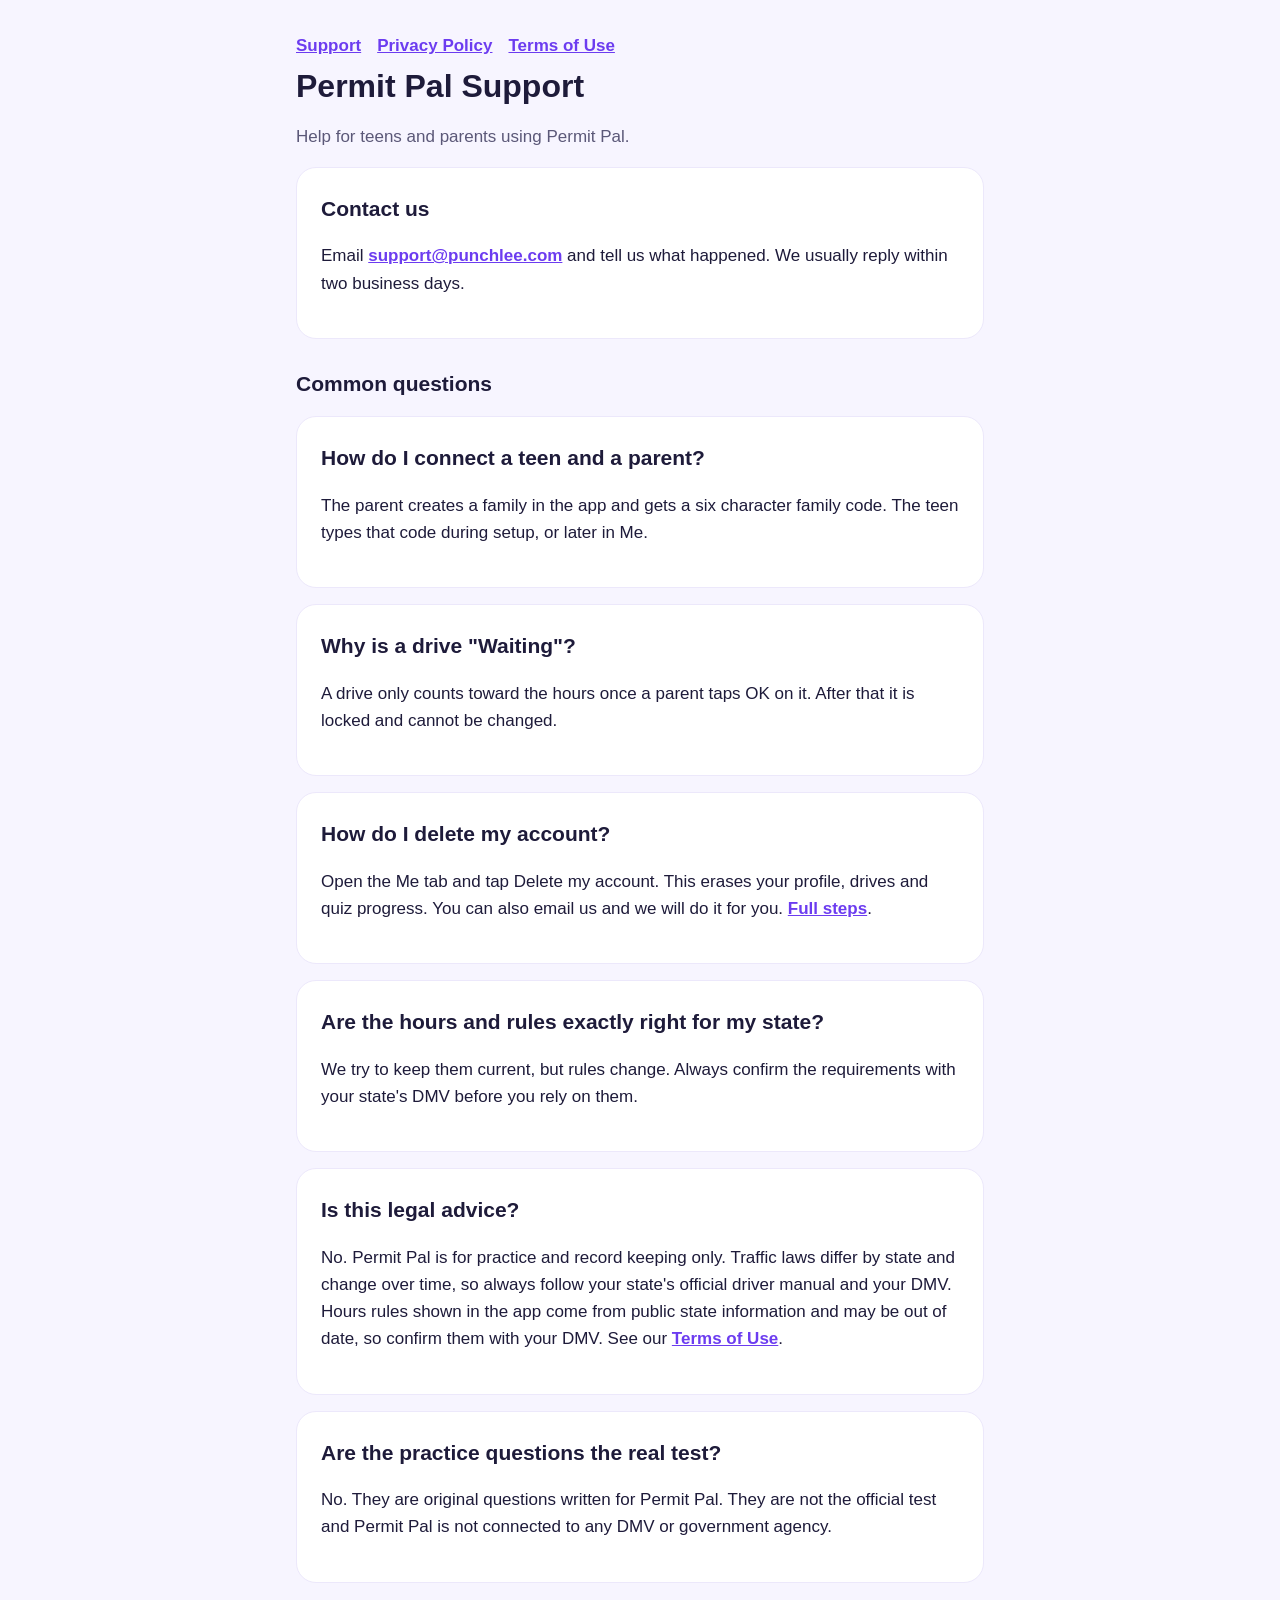
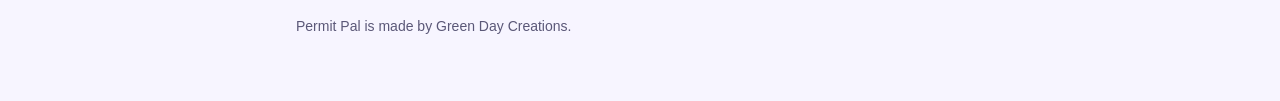
<file: index.html>
<!doctype html><html lang="en"><head><meta charset="utf-8"><meta name="viewport" content="width=device-width,initial-scale=1"><title>Permit Pal Support</title><meta name="description" content="Help and contact for Permit Pal, the learner permit driving log and practice test app."><link rel="stylesheet" href="style.css"></head><body><main>
<nav><a href="./">Support</a><a href="privacy/">Privacy Policy</a><a href="terms/">Terms of Use</a></nav>
<h1>Permit Pal Support</h1><p class="sub">Help for teens and parents using Permit Pal.</p>
<div class="card"><h2 style="margin-top:0">Contact us</h2><p>Email <a href="mailto:support@punchlee.com?subject=Permit%20Pal">support@punchlee.com</a> and tell us what happened. We usually reply within two business days.</p></div>
<h2>Common questions</h2>
<div class="card"><h2 style="margin-top:0">How do I connect a teen and a parent?</h2><p>The parent creates a family in the app and gets a six character family code. The teen types that code during setup, or later in Me.</p></div>
<div class="card"><h2 style="margin-top:0">Why is a drive "Waiting"?</h2><p>A drive only counts toward the hours once a parent taps OK on it. After that it is locked and cannot be changed.</p></div>
<div class="card"><h2 style="margin-top:0">How do I delete my account?</h2><p>Open the Me tab and tap Delete my account. This erases your profile, drives and quiz progress. You can also email us and we will do it for you. <a href="delete-account/">Full steps</a>.</p></div>
<div class="card"><h2 style="margin-top:0">Are the hours and rules exactly right for my state?</h2><p>We try to keep them current, but rules change. Always confirm the requirements with your state's DMV before you rely on them.</p></div>
<div class="card"><h2 style="margin-top:0">Is this legal advice?</h2><p>No. Permit Pal is for practice and record keeping only. Traffic laws differ by state and change over time, so always follow your state's official driver manual and your DMV. Hours rules shown in the app come from public state information and may be out of date, so confirm them with your DMV. See our <a href="terms/">Terms of Use</a>.</p></div>
<div class="card"><h2 style="margin-top:0">Are the practice questions the real test?</h2><p>No. They are original questions written for Permit Pal. They are not the official test and Permit Pal is not connected to any DMV or government agency.</p></div>
<footer>Permit Pal is made by Green Day Creations.</footer></main></body></html>
</file>
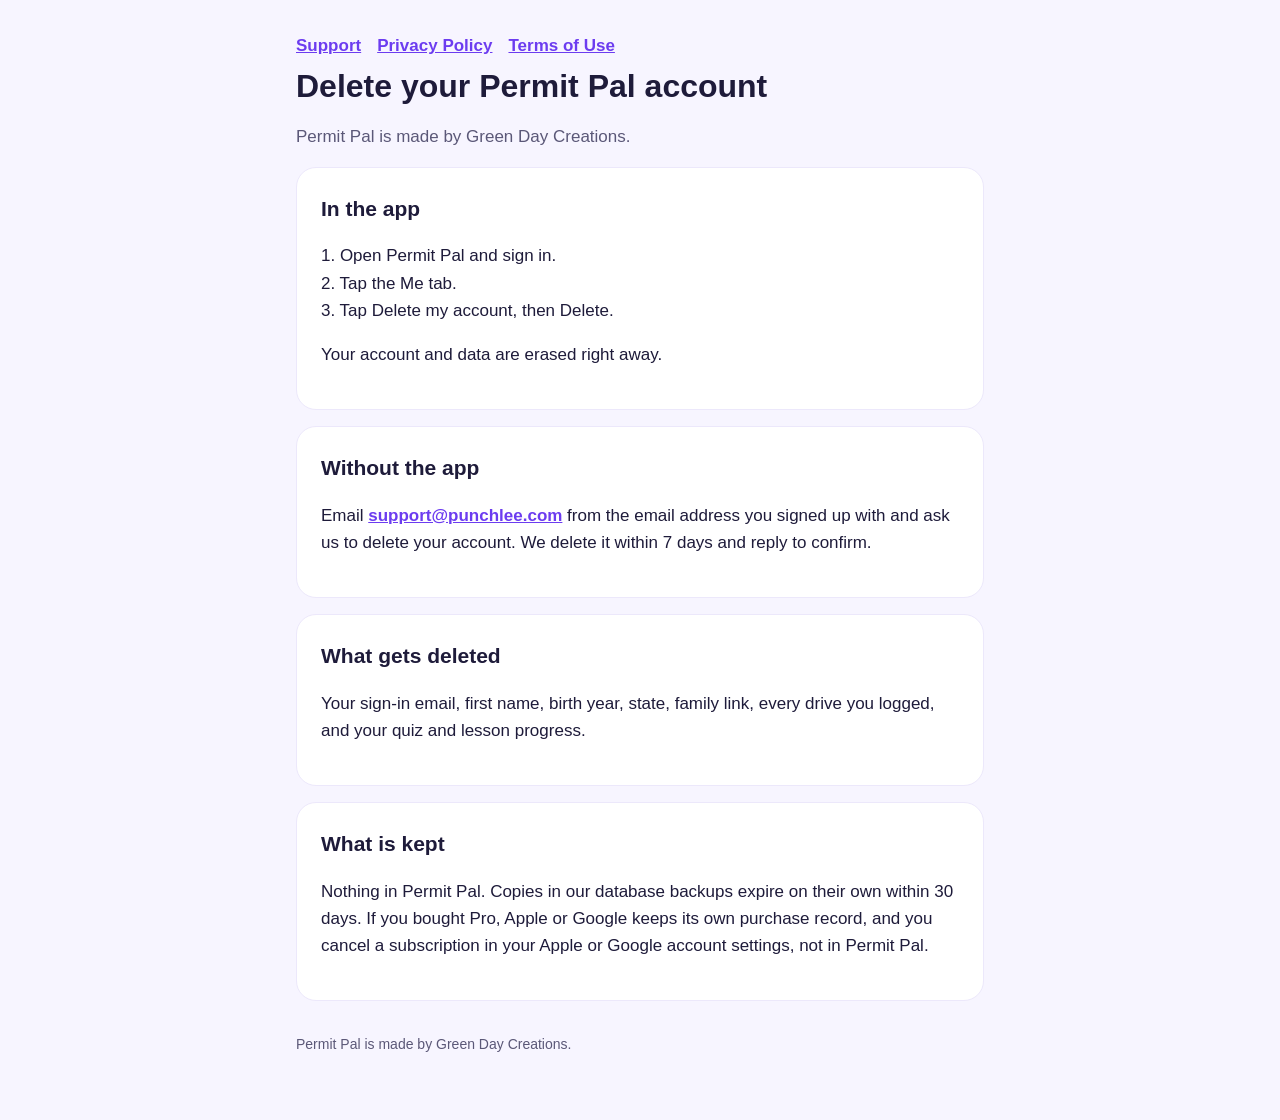
<file: delete-account/index.html>
<!doctype html><html lang="en"><head><meta charset="utf-8"><meta name="viewport" content="width=device-width,initial-scale=1"><title>Delete Your Permit Pal Account</title><meta name="description" content="How to delete your Permit Pal account and data."><link rel="stylesheet" href="../style.css"></head><body><main>
<nav><a href="../">Support</a><a href="../privacy/">Privacy Policy</a><a href="../terms/">Terms of Use</a></nav>
<h1>Delete your Permit Pal account</h1><p class="sub">Permit Pal is made by Green Day Creations.</p>
<div class="card"><h2 style="margin-top:0">In the app</h2><p>1. Open Permit Pal and sign in.<br>2. Tap the Me tab.<br>3. Tap Delete my account, then Delete.</p><p>Your account and data are erased right away.</p></div>
<div class="card"><h2 style="margin-top:0">Without the app</h2><p>Email <a href="mailto:support@punchlee.com?subject=Delete%20my%20Permit%20Pal%20account">support@punchlee.com</a> from the email address you signed up with and ask us to delete your account. We delete it within 7 days and reply to confirm.</p></div>
<div class="card"><h2 style="margin-top:0">What gets deleted</h2><p>Your sign-in email, first name, birth year, state, family link, every drive you logged, and your quiz and lesson progress.</p></div>
<div class="card"><h2 style="margin-top:0">What is kept</h2><p>Nothing in Permit Pal. Copies in our database backups expire on their own within 30 days. If you bought Pro, Apple or Google keeps its own purchase record, and you cancel a subscription in your Apple or Google account settings, not in Permit Pal.</p></div>
<footer>Permit Pal is made by Green Day Creations.</footer></main></body></html>
</file>
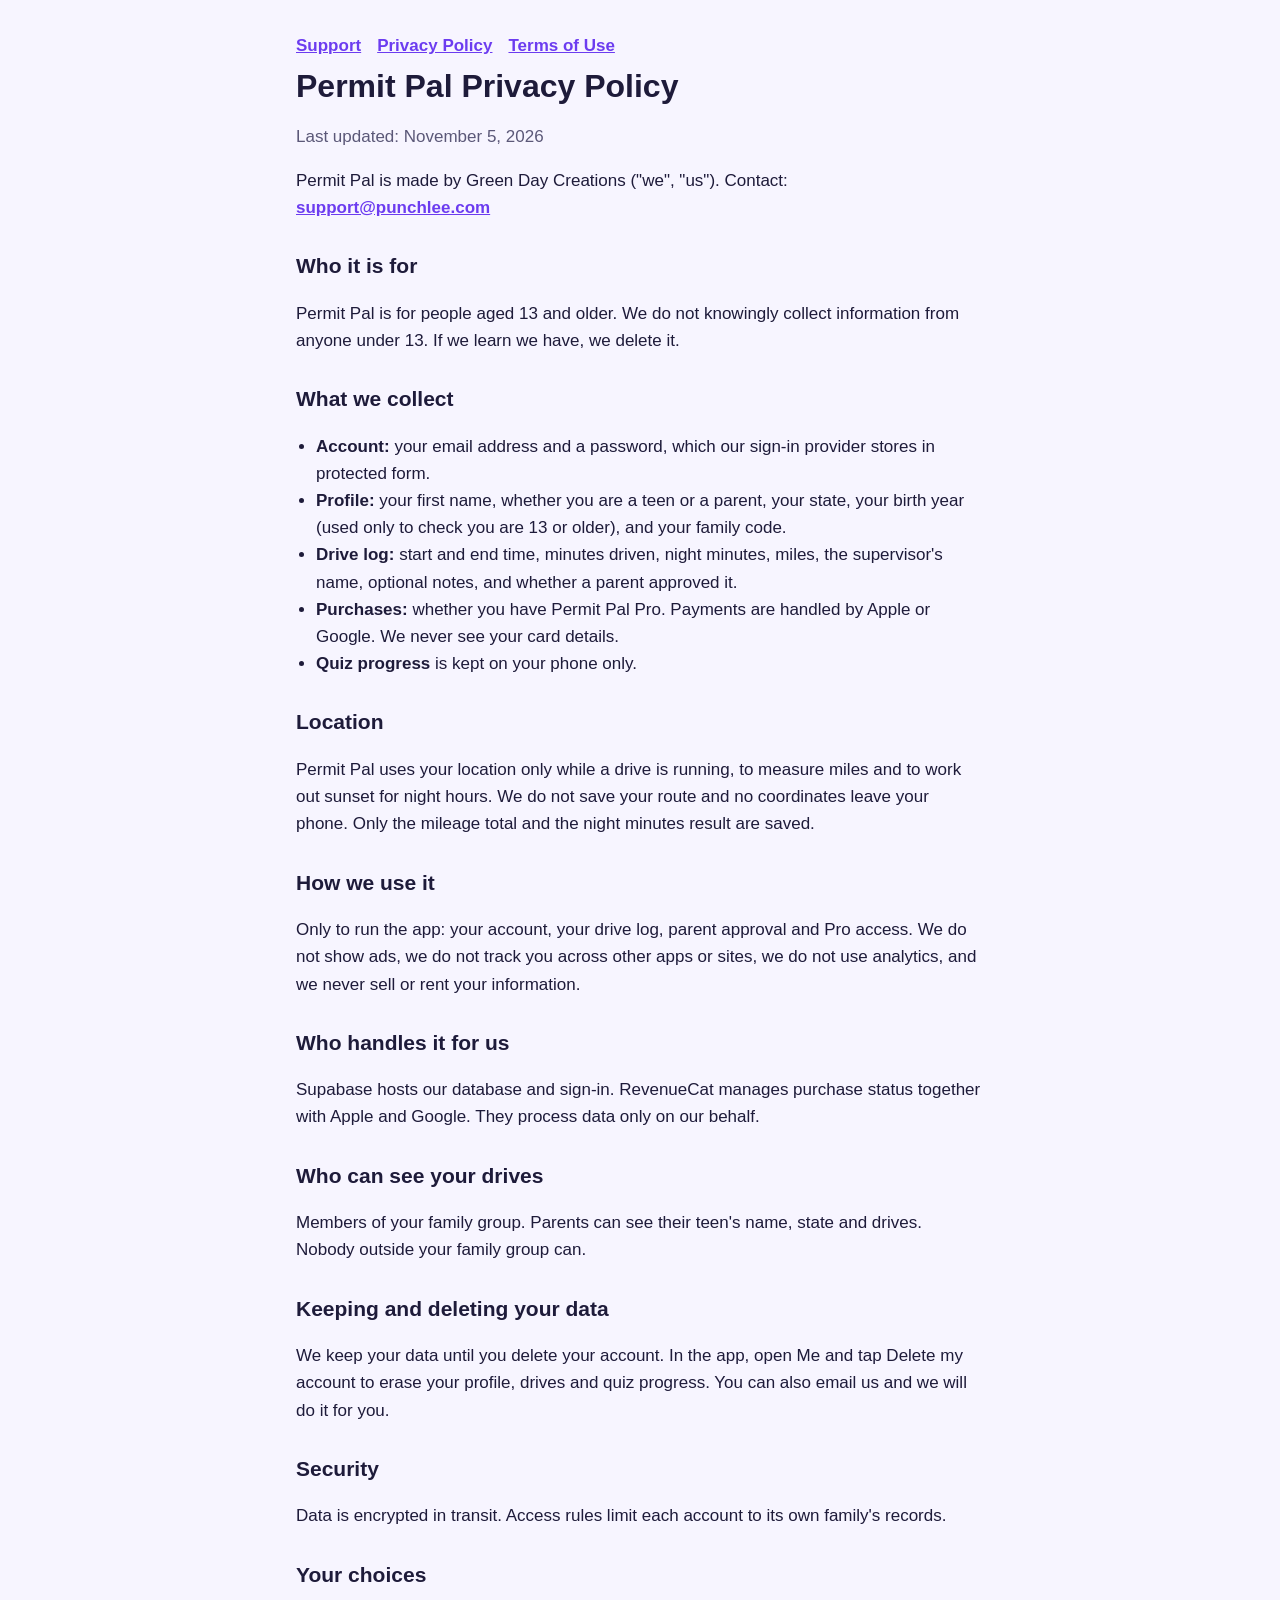
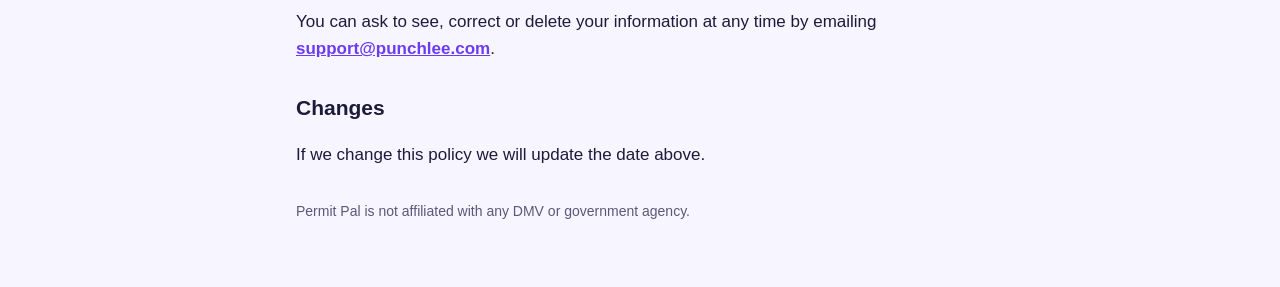
<file: privacy/index.html>
<!doctype html><html lang="en"><head><meta charset="utf-8"><meta name="viewport" content="width=device-width,initial-scale=1"><title>Permit Pal Privacy Policy</title><meta name="description" content="How Permit Pal handles your information."><link rel="stylesheet" href="../style.css"></head><body><main>
<nav><a href="../">Support</a><a href="./">Privacy Policy</a><a href="../terms/">Terms of Use</a></nav>
<h1>Permit Pal Privacy Policy</h1><p class="sub">Last updated: November 5, 2026</p>
<p>Permit Pal is made by Green Day Creations ("we", "us"). Contact: <a href="mailto:support@punchlee.com?subject=Permit%20Pal%20privacy">support@punchlee.com</a></p>
<h2>Who it is for</h2><p>Permit Pal is for people aged 13 and older. We do not knowingly collect information from anyone under 13. If we learn we have, we delete it.</p>
<h2>What we collect</h2><ul>
<li><strong>Account:</strong> your email address and a password, which our sign-in provider stores in protected form.</li>
<li><strong>Profile:</strong> your first name, whether you are a teen or a parent, your state, your birth year (used only to check you are 13 or older), and your family code.</li>
<li><strong>Drive log:</strong> start and end time, minutes driven, night minutes, miles, the supervisor's name, optional notes, and whether a parent approved it.</li>
<li><strong>Purchases:</strong> whether you have Permit Pal Pro. Payments are handled by Apple or Google. We never see your card details.</li>
<li><strong>Quiz progress</strong> is kept on your phone only.</li></ul>
<h2>Location</h2><p>Permit Pal uses your location only while a drive is running, to measure miles and to work out sunset for night hours. We do not save your route and no coordinates leave your phone. Only the mileage total and the night minutes result are saved.</p>
<h2>How we use it</h2><p>Only to run the app: your account, your drive log, parent approval and Pro access. We do not show ads, we do not track you across other apps or sites, we do not use analytics, and we never sell or rent your information.</p>
<h2>Who handles it for us</h2><p>Supabase hosts our database and sign-in. RevenueCat manages purchase status together with Apple and Google. They process data only on our behalf.</p>
<h2>Who can see your drives</h2><p>Members of your family group. Parents can see their teen's name, state and drives. Nobody outside your family group can.</p>
<h2>Keeping and deleting your data</h2><p>We keep your data until you delete your account. In the app, open Me and tap Delete my account to erase your profile, drives and quiz progress. You can also email us and we will do it for you.</p>
<h2>Security</h2><p>Data is encrypted in transit. Access rules limit each account to its own family's records.</p>
<h2>Your choices</h2><p>You can ask to see, correct or delete your information at any time by emailing <a href="mailto:support@punchlee.com?subject=Permit%20Pal%20privacy">support@punchlee.com</a>.</p>
<h2>Changes</h2><p>If we change this policy we will update the date above.</p>
<footer>Permit Pal is not affiliated with any DMV or government agency.</footer></main></body></html>
</file>
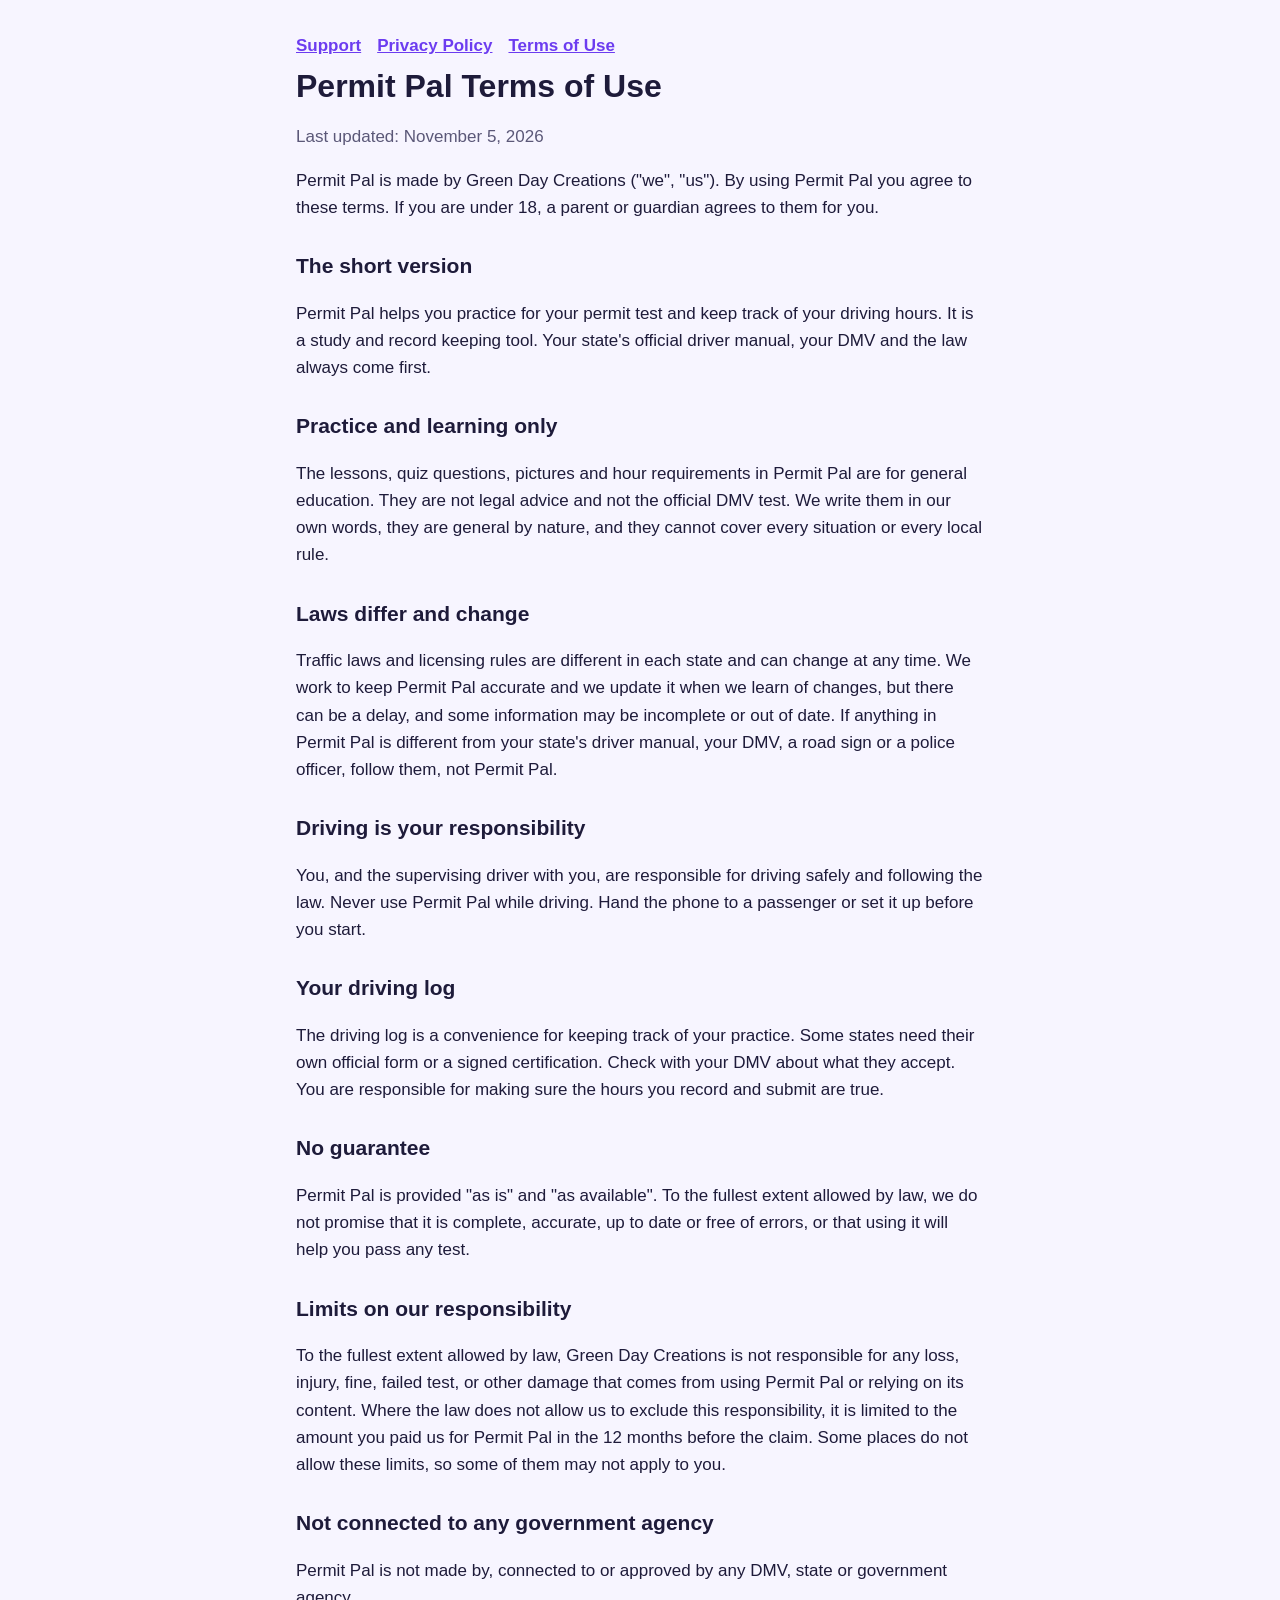
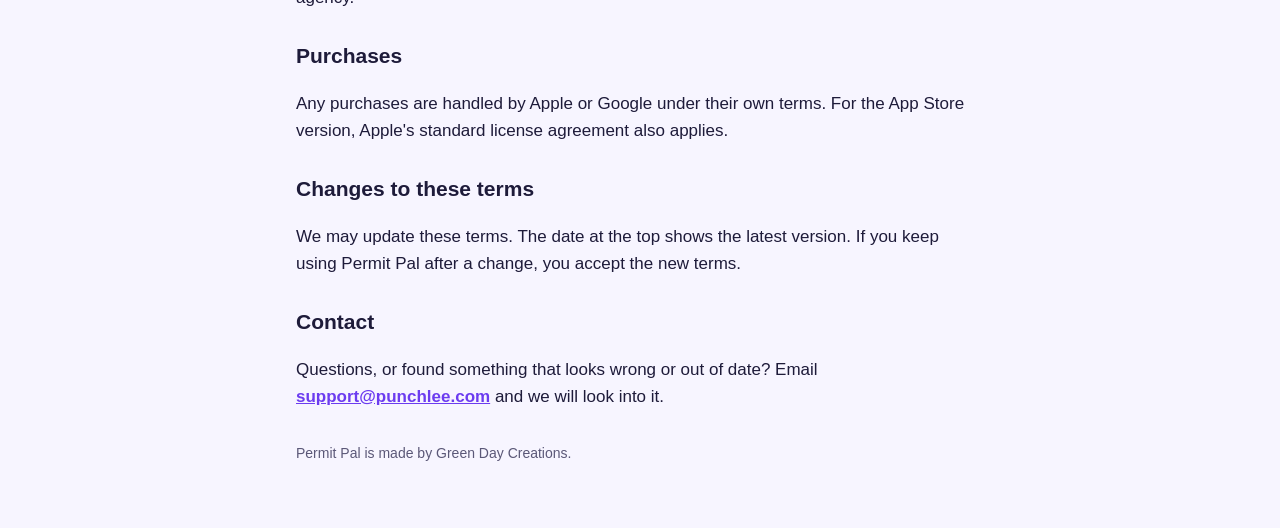
<file: terms/index.html>
<!doctype html><html lang="en"><head><meta charset="utf-8"><meta name="viewport" content="width=device-width,initial-scale=1"><title>Permit Pal Terms of Use</title><meta name="description" content="The terms for using Permit Pal."><link rel="stylesheet" href="../style.css"></head><body><main>
<nav><a href="../">Support</a><a href="../privacy/">Privacy Policy</a><a href="./">Terms of Use</a></nav>
<h1>Permit Pal Terms of Use</h1><p class="sub">Last updated: November 5, 2026</p>
<p>Permit Pal is made by Green Day Creations ("we", "us"). By using Permit Pal you agree to these terms. If you are under 18, a parent or guardian agrees to them for you.</p>

<h2>The short version</h2>
<p>Permit Pal helps you practice for your permit test and keep track of your driving hours. It is a study and record keeping tool. Your state's official driver manual, your DMV and the law always come first.</p>

<h2>Practice and learning only</h2>
<p>The lessons, quiz questions, pictures and hour requirements in Permit Pal are for general education. They are not legal advice and not the official DMV test. We write them in our own words, they are general by nature, and they cannot cover every situation or every local rule.</p>

<h2>Laws differ and change</h2>
<p>Traffic laws and licensing rules are different in each state and can change at any time. We work to keep Permit Pal accurate and we update it when we learn of changes, but there can be a delay, and some information may be incomplete or out of date. If anything in Permit Pal is different from your state's driver manual, your DMV, a road sign or a police officer, follow them, not Permit Pal.</p>

<h2>Driving is your responsibility</h2>
<p>You, and the supervising driver with you, are responsible for driving safely and following the law. Never use Permit Pal while driving. Hand the phone to a passenger or set it up before you start.</p>

<h2>Your driving log</h2>
<p>The driving log is a convenience for keeping track of your practice. Some states need their own official form or a signed certification. Check with your DMV about what they accept. You are responsible for making sure the hours you record and submit are true.</p>

<h2>No guarantee</h2>
<p>Permit Pal is provided "as is" and "as available". To the fullest extent allowed by law, we do not promise that it is complete, accurate, up to date or free of errors, or that using it will help you pass any test.</p>

<h2>Limits on our responsibility</h2>
<p>To the fullest extent allowed by law, Green Day Creations is not responsible for any loss, injury, fine, failed test, or other damage that comes from using Permit Pal or relying on its content. Where the law does not allow us to exclude this responsibility, it is limited to the amount you paid us for Permit Pal in the 12 months before the claim. Some places do not allow these limits, so some of them may not apply to you.</p>

<h2>Not connected to any government agency</h2>
<p>Permit Pal is not made by, connected to or approved by any DMV, state or government agency.</p>

<h2>Purchases</h2>
<p>Any purchases are handled by Apple or Google under their own terms. For the App Store version, Apple's standard license agreement also applies.</p>

<h2>Changes to these terms</h2>
<p>We may update these terms. The date at the top shows the latest version. If you keep using Permit Pal after a change, you accept the new terms.</p>

<h2>Contact</h2>
<p>Questions, or found something that looks wrong or out of date? Email <a href="mailto:support@punchlee.com?subject=Permit%20Pal">support@punchlee.com</a> and we will look into it.</p>
<footer>Permit Pal is made by Green Day Creations.</footer></main></body></html>
</file>
<file: style.css>
:root{--bg:#F7F5FF;--card:#fff;--ink:#1E1B3A;--sub:#5B5878;--purple:#6C3CF0;--line:#ECE8FB}
@media (prefers-color-scheme:dark){:root{--bg:#14122B;--card:#1E1B3A;--ink:#F1EEFF;--sub:#B9B4D8;--purple:#A78BFA;--line:#322E5C}}
*{box-sizing:border-box}body{margin:0;background:var(--bg);color:var(--ink);font:17px/1.6 -apple-system,BlinkMacSystemFont,"Segoe UI",Roboto,sans-serif}
main{max-width:720px;margin:0 auto;padding:32px 16px 64px}.card{background:var(--card);border:1px solid var(--line);border-radius:20px;padding:24px;margin:16px 0}
h1{font-size:32px;line-height:1.2;margin:8px 0 4px}h2{font-size:21px;margin:28px 0 6px}p,li{color:var(--ink)}.sub{color:var(--sub)}a{color:var(--purple);font-weight:600}
ul{padding-left:20px}nav a{margin-right:16px}footer{color:var(--sub);font-size:14px;margin-top:32px}
</file>
